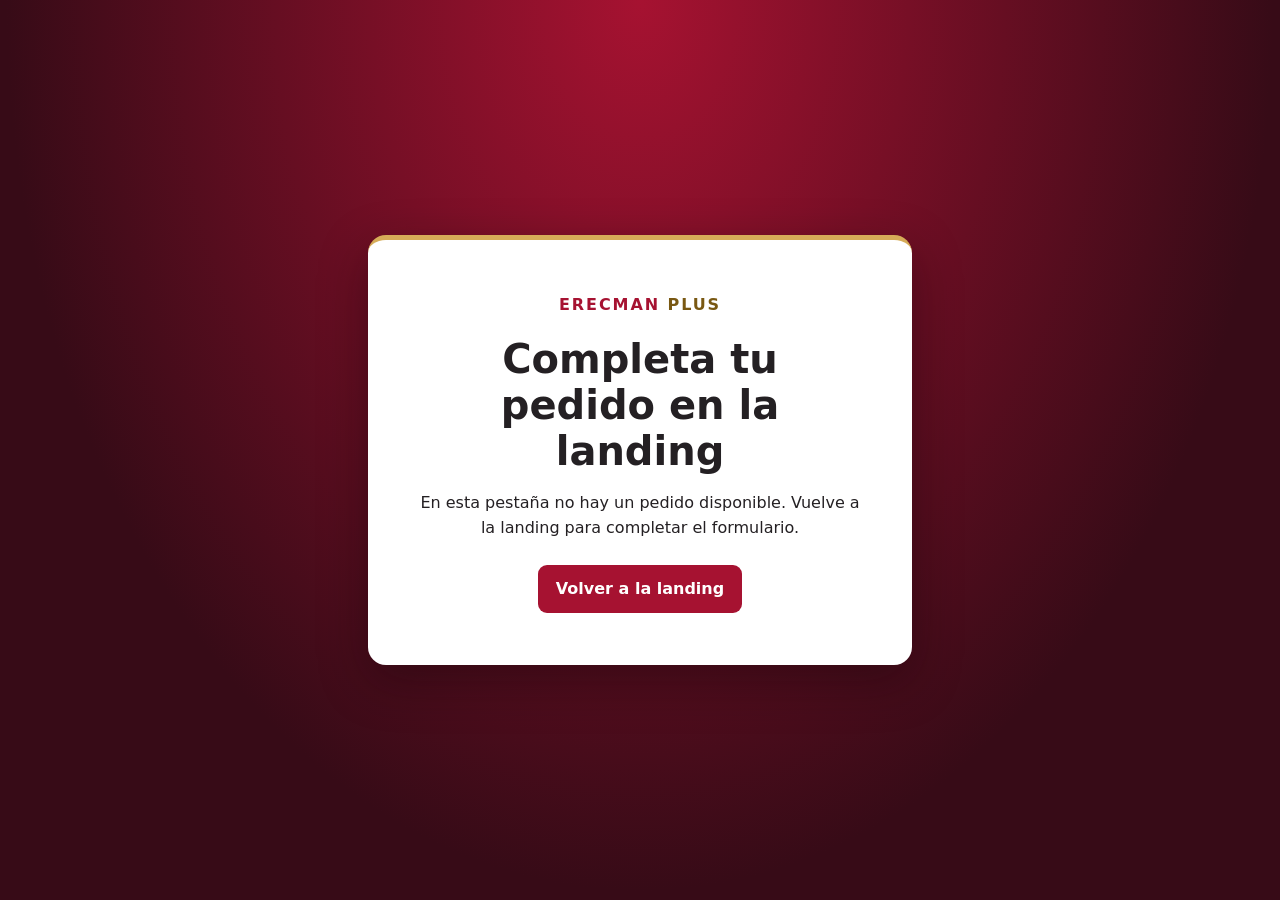
<file: gracias/index.html>
<!DOCTYPE html>
<html lang="es-PE">
<head>
    <script async src="https://www.googletagmanager.com/gtm.js?id=GTM-NLKVG5JR"></script>
    <script>
        window.dataLayer = window.dataLayer || [];
        function gtag(){dataLayer.push(arguments);}
        gtag('js', new Date());
    </script>
    <meta charset="UTF-8">
    <meta name="viewport" content="width=device-width, initial-scale=1.0">
    <meta name="robots" content="noindex">
    <meta name="referrer" content="same-origin">
    <title>Gracias por tus datos | Erecman Plus</title>
    <link rel="stylesheet" href="../css/gracias.css">
    <script defer src="../js/whatsapp-order.js?v=2026-11-17"></script>
    <script defer src="../js/gracias.js?v=2026-11-17-regreso"></script>
</head>
<body>
    <main class="thanks-card">
        <p class="thanks-brand">ERECMAN <span>PLUS</span></p>
        <section id="order-ready" hidden>
            <h1>¡Tu pedido está casi listo!</h1>
            <p id="whatsapp-status">Gracias por completar tus datos. En unos segundos te llevaremos a WhatsApp para que puedas enviar y confirmar tu pedido.</p>
            <span class="thanks-spinner" id="whatsapp-spinner" aria-hidden="true" hidden></span>
            <a class="thanks-action" id="continue-whatsapp">Continuar a WhatsApp</a>
        </section>
        <section id="no-order">
            <h1>Completa tu pedido en la landing</h1>
            <p>En esta pestaña no hay un pedido disponible. Vuelve a la landing para completar el formulario.</p>
            <a class="thanks-home" href="../">Volver a la landing</a>
        </section>
    </main>
</body>
</html>
</file>
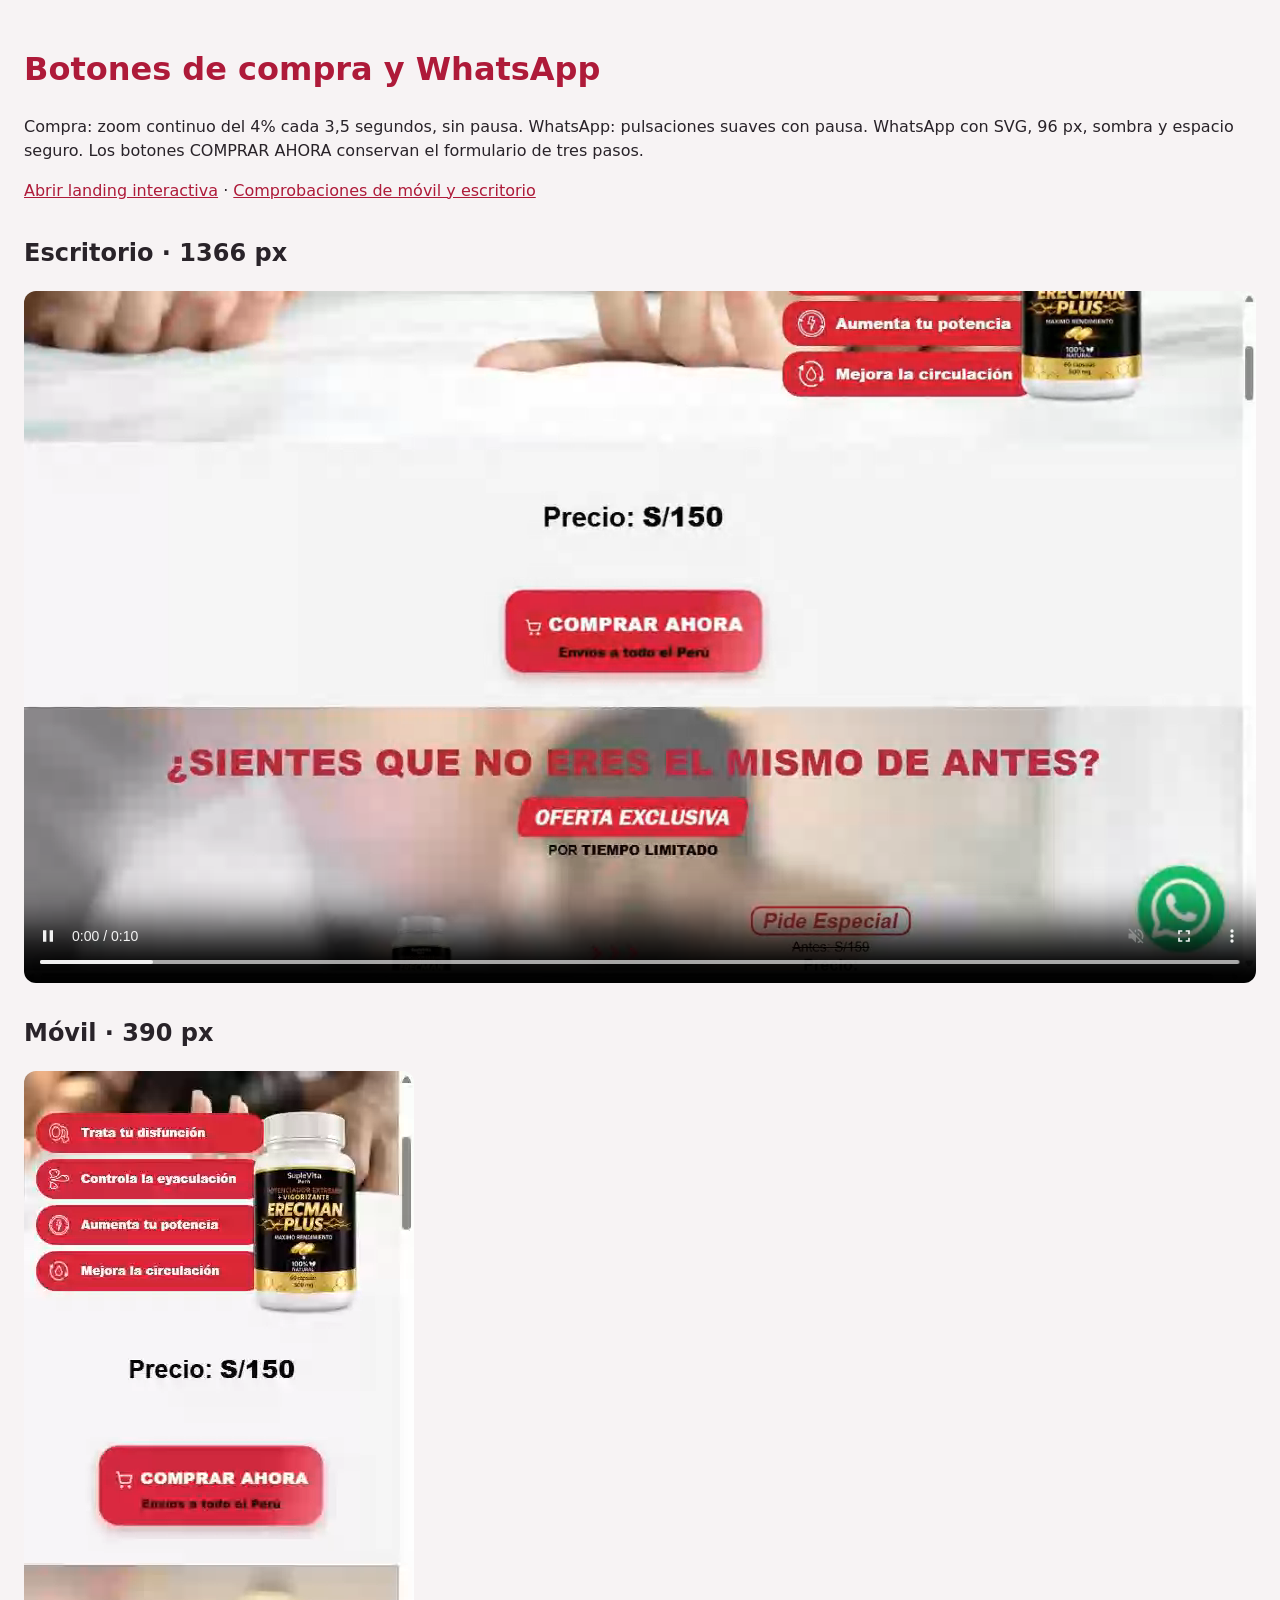
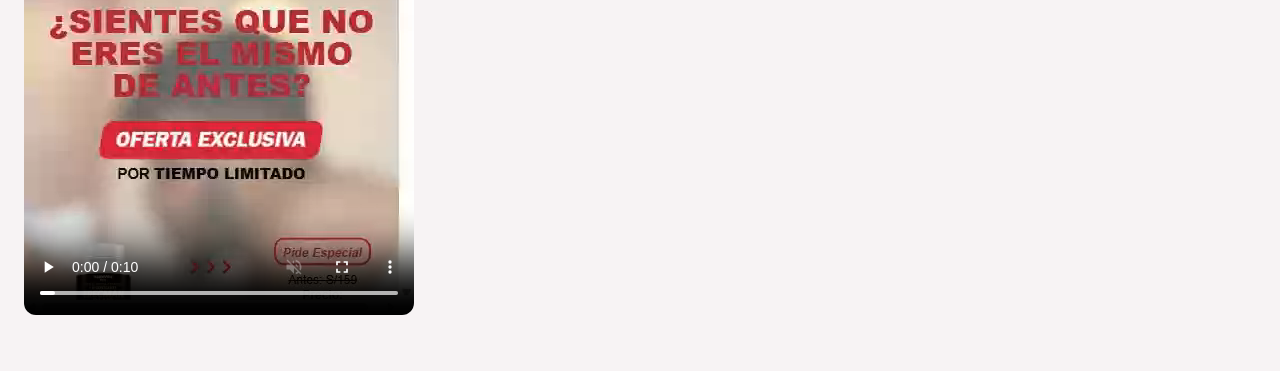
<file: qa/button-visibility/previsualizacion.html>
﻿<!doctype html><html lang="es"><meta charset="utf-8"><meta name="viewport" content="width=device-width,initial-scale=1"><title>Erecman Plus — botones de compra y WhatsApp</title><style>body{margin:0;padding:24px;background:#f7f3f4;font:16px/1.5 system-ui;color:#292329}main{max-width:1366px;margin:auto}h1{color:#ae1a39}a{color:#ae1a39}video{display:block;width:100%;border-radius:12px;background:#fff}article{margin:32px 0}.movil{max-width:390px}</style><main><h1>Botones de compra y WhatsApp</h1><p>Compra: zoom continuo del 4% cada 3,5 segundos, sin pausa. WhatsApp: pulsaciones suaves con pausa. WhatsApp con SVG, 96 px, sombra y espacio seguro. Los botones COMPRAR AHORA conservan el formulario de tres pasos.</p><p><a href="/" target="_blank">Abrir landing interactiva</a> · <a href="results.json">Comprobaciones de móvil y escritorio</a></p><article><h2>Escritorio · 1366 px</h2><video src="escritorio.webm" autoplay muted loop controls playsinline></video></article><article class="movil"><h2>Móvil · 390 px</h2><video src="movil.webm" autoplay muted loop controls playsinline></video></article></main></html>
</file>
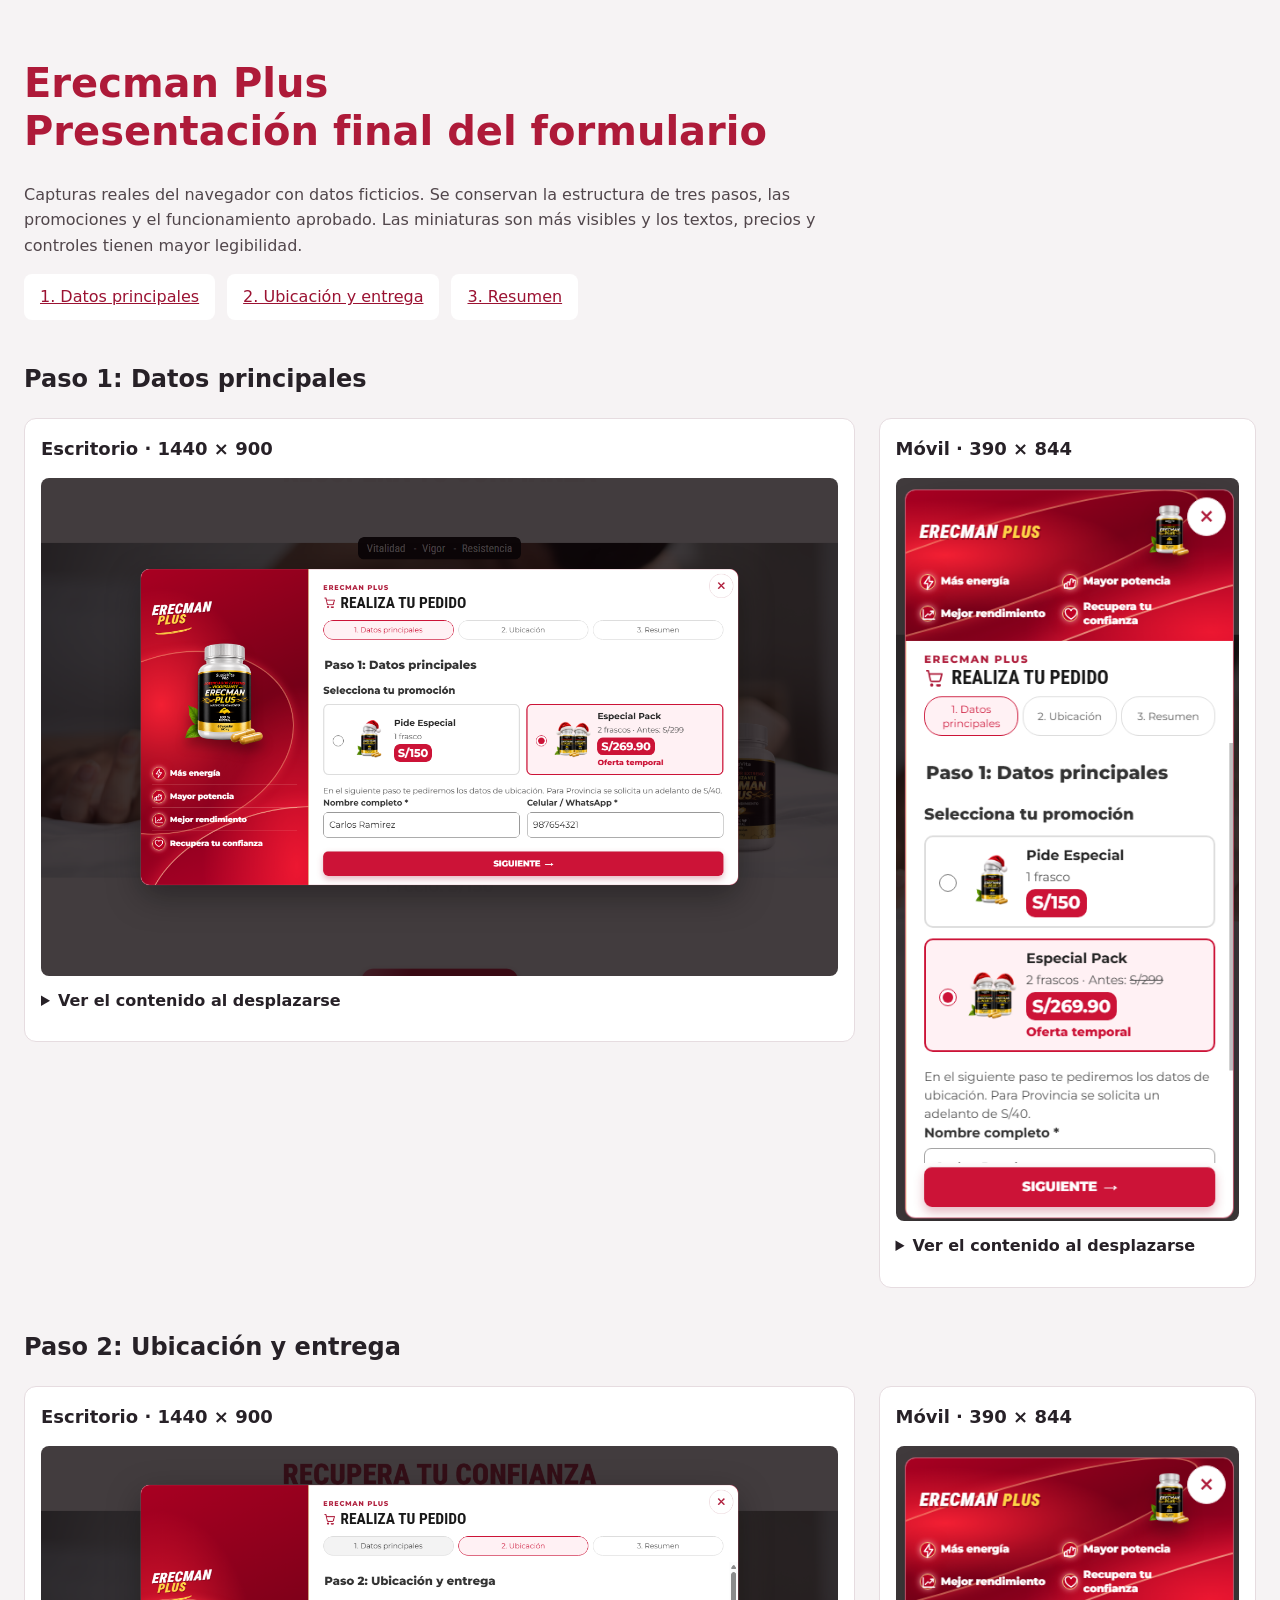
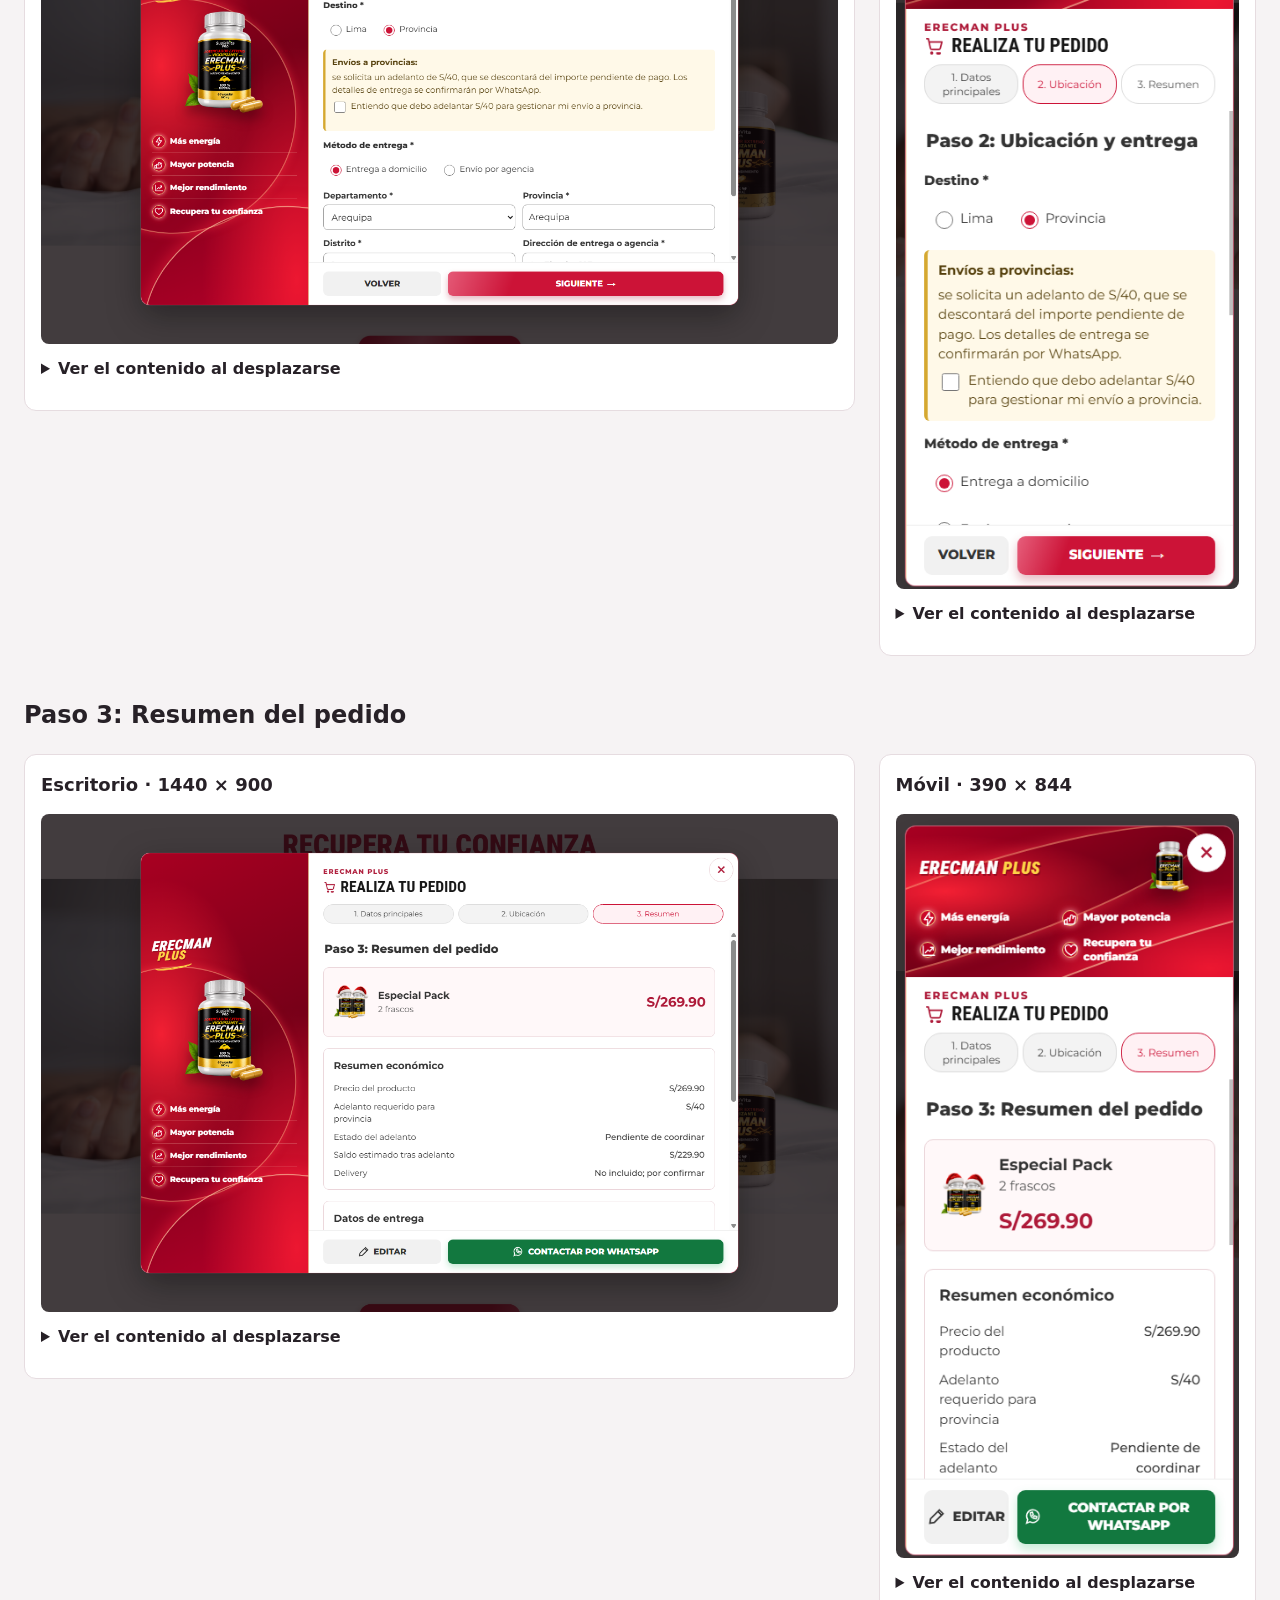
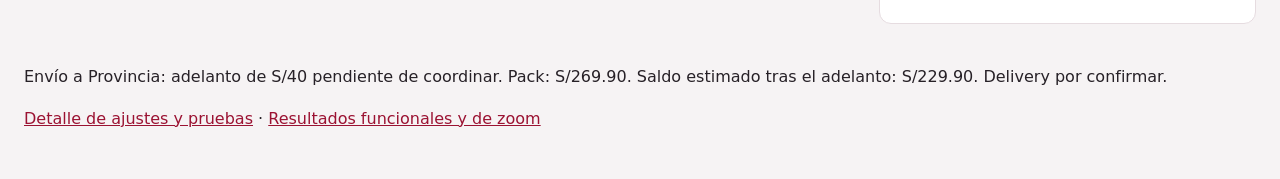
<file: qa/final-form/presentacion.html>
<!doctype html><html lang="es"><head><meta charset="utf-8"><meta name="viewport" content="width=device-width,initial-scale=1"><title>Erecman Plus · Presentación final del formulario</title><style>body{margin:0;background:#f6f3f4;color:#272127;font:16px/1.6 system-ui,sans-serif}main{max-width:1500px;margin:auto;padding:32px 24px}h1{font-size:clamp(26px,4vw,40px);line-height:1.2;color:#ae1a39}h2{margin-top:40px}nav{display:flex;flex-wrap:wrap;gap:12px}a{color:#9b1232}nav a{padding:10px 16px;background:#fff;border-radius:8px}.comparacion{display:grid;grid-template-columns:minmax(0,2.2fr) minmax(0,1fr);gap:24px;align-items:start}article{background:white;padding:16px;border:1px solid #e6dce0;border-radius:12px;min-width:0}h3{margin:0 0 14px;font-size:18px}img{display:block;width:100%;height:auto;border-radius:8px}summary{cursor:pointer;font-weight:600;padding:12px 0}details img{margin-top:16px}.nota{max-width:85ch;color:#51464b}footer{margin-top:40px}@media(max-width:760px){.comparacion{grid-template-columns:1fr}main{padding:24px 16px}}@media print{details{display:block}nav{display:none}article{break-inside:avoid}a{color:inherit}}</style></head><body><main><h1>Erecman Plus<br>Presentación final del formulario</h1><p class="nota">Capturas reales del navegador con datos ficticios. Se conservan la estructura de tres pasos, las promociones y el funcionamiento aprobado. Las miniaturas son más visibles y los textos, precios y controles tienen mayor legibilidad.</p><nav aria-label="Pasos del formulario"><a href="#paso-1">1. Datos principales</a><a href="#paso-2">2. Ubicación y entrega</a><a href="#paso-3">3. Resumen</a></nav><section id="paso-1"><h2>Paso 1: Datos principales</h2><div class="comparacion"><article><h3>Escritorio · 1440 × 900</h3><a href="presentacion-1440x900-step1.png" target="_blank"><img src="presentacion-1440x900-step1.png" alt="Paso 1: Datos principales en escritorio" loading="lazy"></a><details><summary>Ver el contenido al desplazarse</summary><p>El cuerpo tiene desplazamiento interno; los botones permanecen accesibles.</p><a href="presentacion-1440x900-step1-medio.png" target="_blank"><img src="presentacion-1440x900-step1-medio.png" alt="Zona central del paso 1" loading="lazy"></a><a href="presentacion-1440x900-step1-detalle.png" target="_blank"><img src="presentacion-1440x900-step1-detalle.png" alt="Zona inferior del paso 1" loading="lazy"></a></details></article><article><h3>Móvil · 390 × 844</h3><a href="presentacion-390x844-step1.png" target="_blank"><img src="presentacion-390x844-step1.png" alt="Paso 1: Datos principales en móvil" loading="lazy"></a><details><summary>Ver el contenido al desplazarse</summary><p>El cuerpo tiene desplazamiento interno; los botones permanecen accesibles.</p><a href="presentacion-390x844-step1-medio.png" target="_blank"><img src="presentacion-390x844-step1-medio.png" alt="Zona central del paso 1" loading="lazy"></a><a href="presentacion-390x844-step1-detalle.png" target="_blank"><img src="presentacion-390x844-step1-detalle.png" alt="Zona inferior del paso 1" loading="lazy"></a></details></article></div></section><section id="paso-2"><h2>Paso 2: Ubicación y entrega</h2><div class="comparacion"><article><h3>Escritorio · 1440 × 900</h3><a href="presentacion-1440x900-step2.png" target="_blank"><img src="presentacion-1440x900-step2.png" alt="Paso 2: Ubicación y entrega en escritorio" loading="lazy"></a><details><summary>Ver el contenido al desplazarse</summary><p>El cuerpo tiene desplazamiento interno; los botones permanecen accesibles.</p><a href="presentacion-1440x900-step2-medio.png" target="_blank"><img src="presentacion-1440x900-step2-medio.png" alt="Zona central del paso 2" loading="lazy"></a><a href="presentacion-1440x900-step2-detalle.png" target="_blank"><img src="presentacion-1440x900-step2-detalle.png" alt="Zona inferior del paso 2" loading="lazy"></a></details></article><article><h3>Móvil · 390 × 844</h3><a href="presentacion-390x844-step2.png" target="_blank"><img src="presentacion-390x844-step2.png" alt="Paso 2: Ubicación y entrega en móvil" loading="lazy"></a><details><summary>Ver el contenido al desplazarse</summary><p>El cuerpo tiene desplazamiento interno; los botones permanecen accesibles.</p><a href="presentacion-390x844-step2-medio.png" target="_blank"><img src="presentacion-390x844-step2-medio.png" alt="Zona central del paso 2" loading="lazy"></a><a href="presentacion-390x844-step2-detalle.png" target="_blank"><img src="presentacion-390x844-step2-detalle.png" alt="Zona inferior del paso 2" loading="lazy"></a></details></article></div></section><section id="paso-3"><h2>Paso 3: Resumen del pedido</h2><div class="comparacion"><article><h3>Escritorio · 1440 × 900</h3><a href="presentacion-1440x900-step3.png" target="_blank"><img src="presentacion-1440x900-step3.png" alt="Paso 3: Resumen del pedido en escritorio" loading="lazy"></a><details><summary>Ver el contenido al desplazarse</summary><p>El cuerpo tiene desplazamiento interno; los botones permanecen accesibles.</p><a href="presentacion-1440x900-step3-medio.png" target="_blank"><img src="presentacion-1440x900-step3-medio.png" alt="Zona central del paso 3" loading="lazy"></a><a href="presentacion-1440x900-step3-detalle.png" target="_blank"><img src="presentacion-1440x900-step3-detalle.png" alt="Zona inferior del paso 3" loading="lazy"></a></details></article><article><h3>Móvil · 390 × 844</h3><a href="presentacion-390x844-step3.png" target="_blank"><img src="presentacion-390x844-step3.png" alt="Paso 3: Resumen del pedido en móvil" loading="lazy"></a><details><summary>Ver el contenido al desplazarse</summary><p>El cuerpo tiene desplazamiento interno; los botones permanecen accesibles.</p><a href="presentacion-390x844-step3-medio.png" target="_blank"><img src="presentacion-390x844-step3-medio.png" alt="Zona central del paso 3" loading="lazy"></a><a href="presentacion-390x844-step3-detalle.png" target="_blank"><img src="presentacion-390x844-step3-detalle.png" alt="Zona inferior del paso 3" loading="lazy"></a></details></article></div></section><footer><p>Envío a Provincia: adelanto de S/40 pendiente de coordinar. Pack: S/269.90. Saldo estimado tras el adelanto: S/229.90. Delivery por confirmar.</p><p><a href="README.md">Detalle de ajustes y pruebas</a> · <a href="functional.json">Resultados funcionales y de zoom</a></p></footer></main></body></html>
</file>
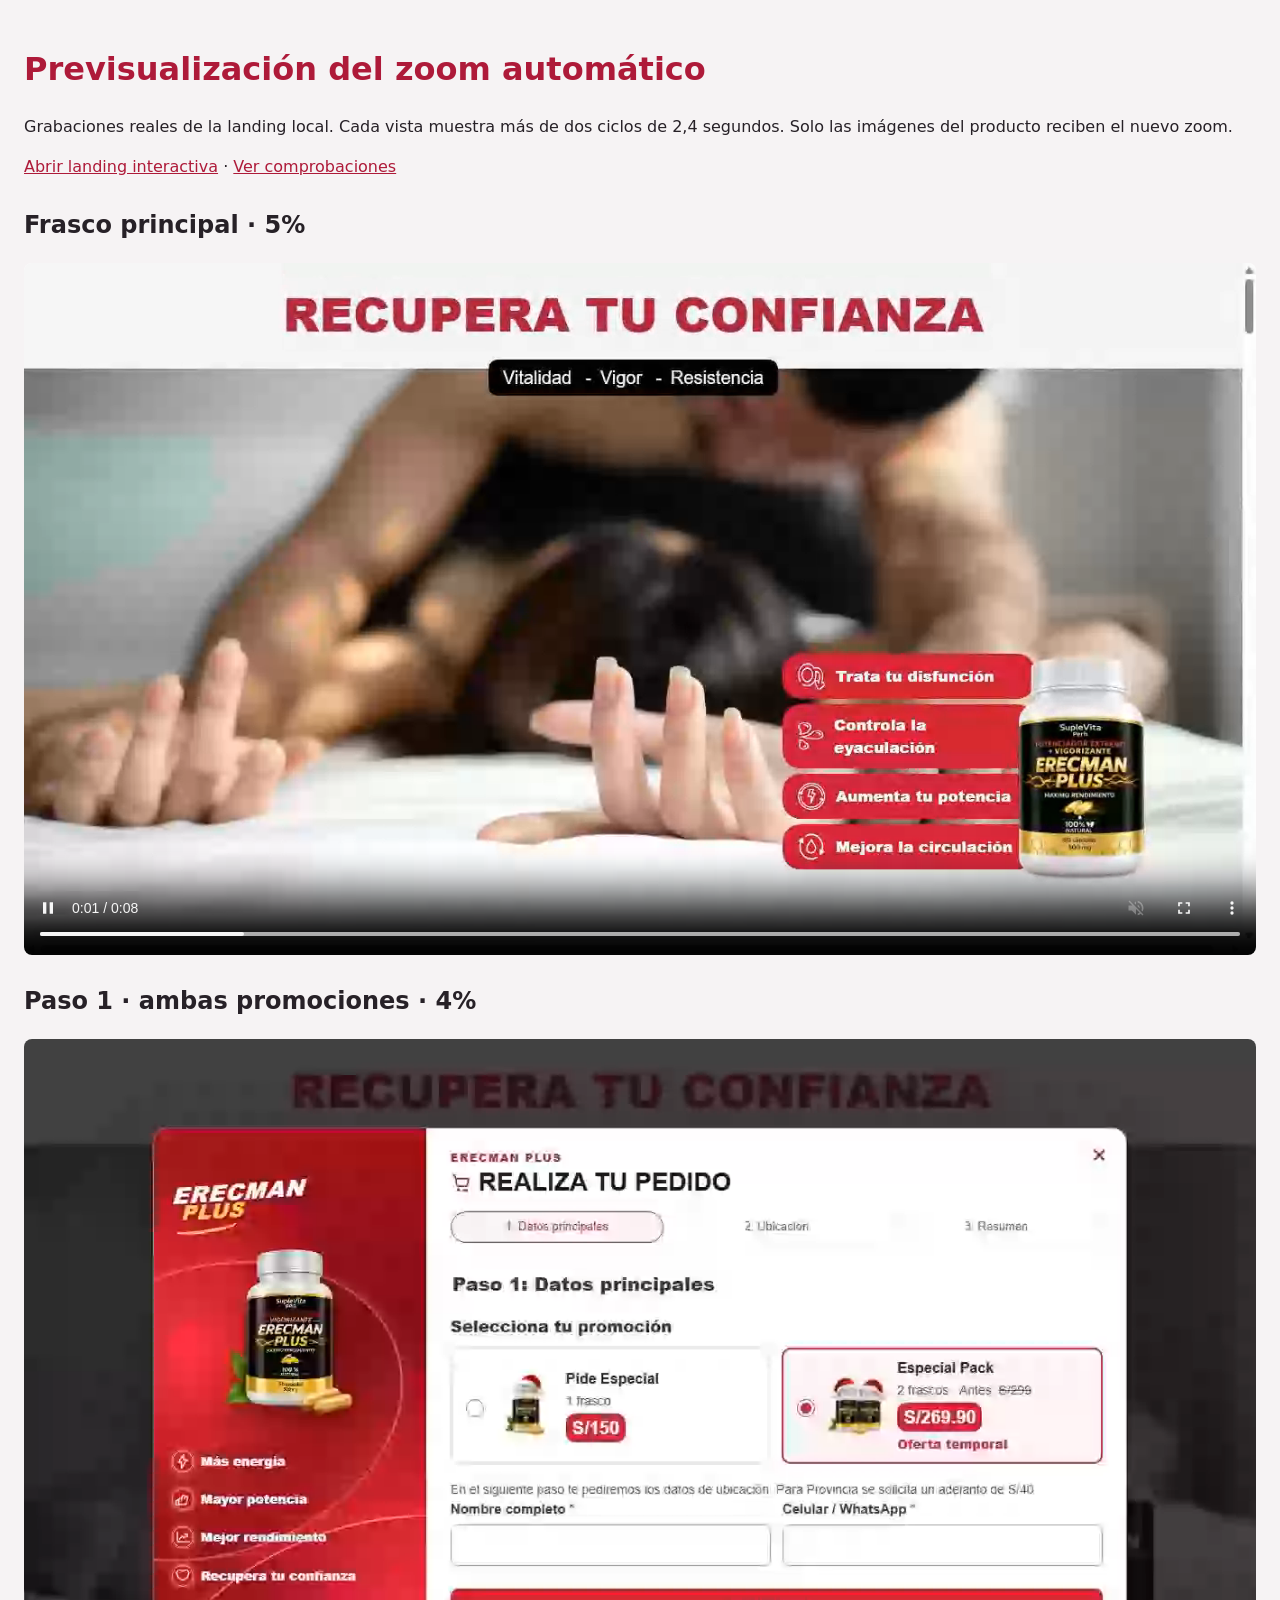
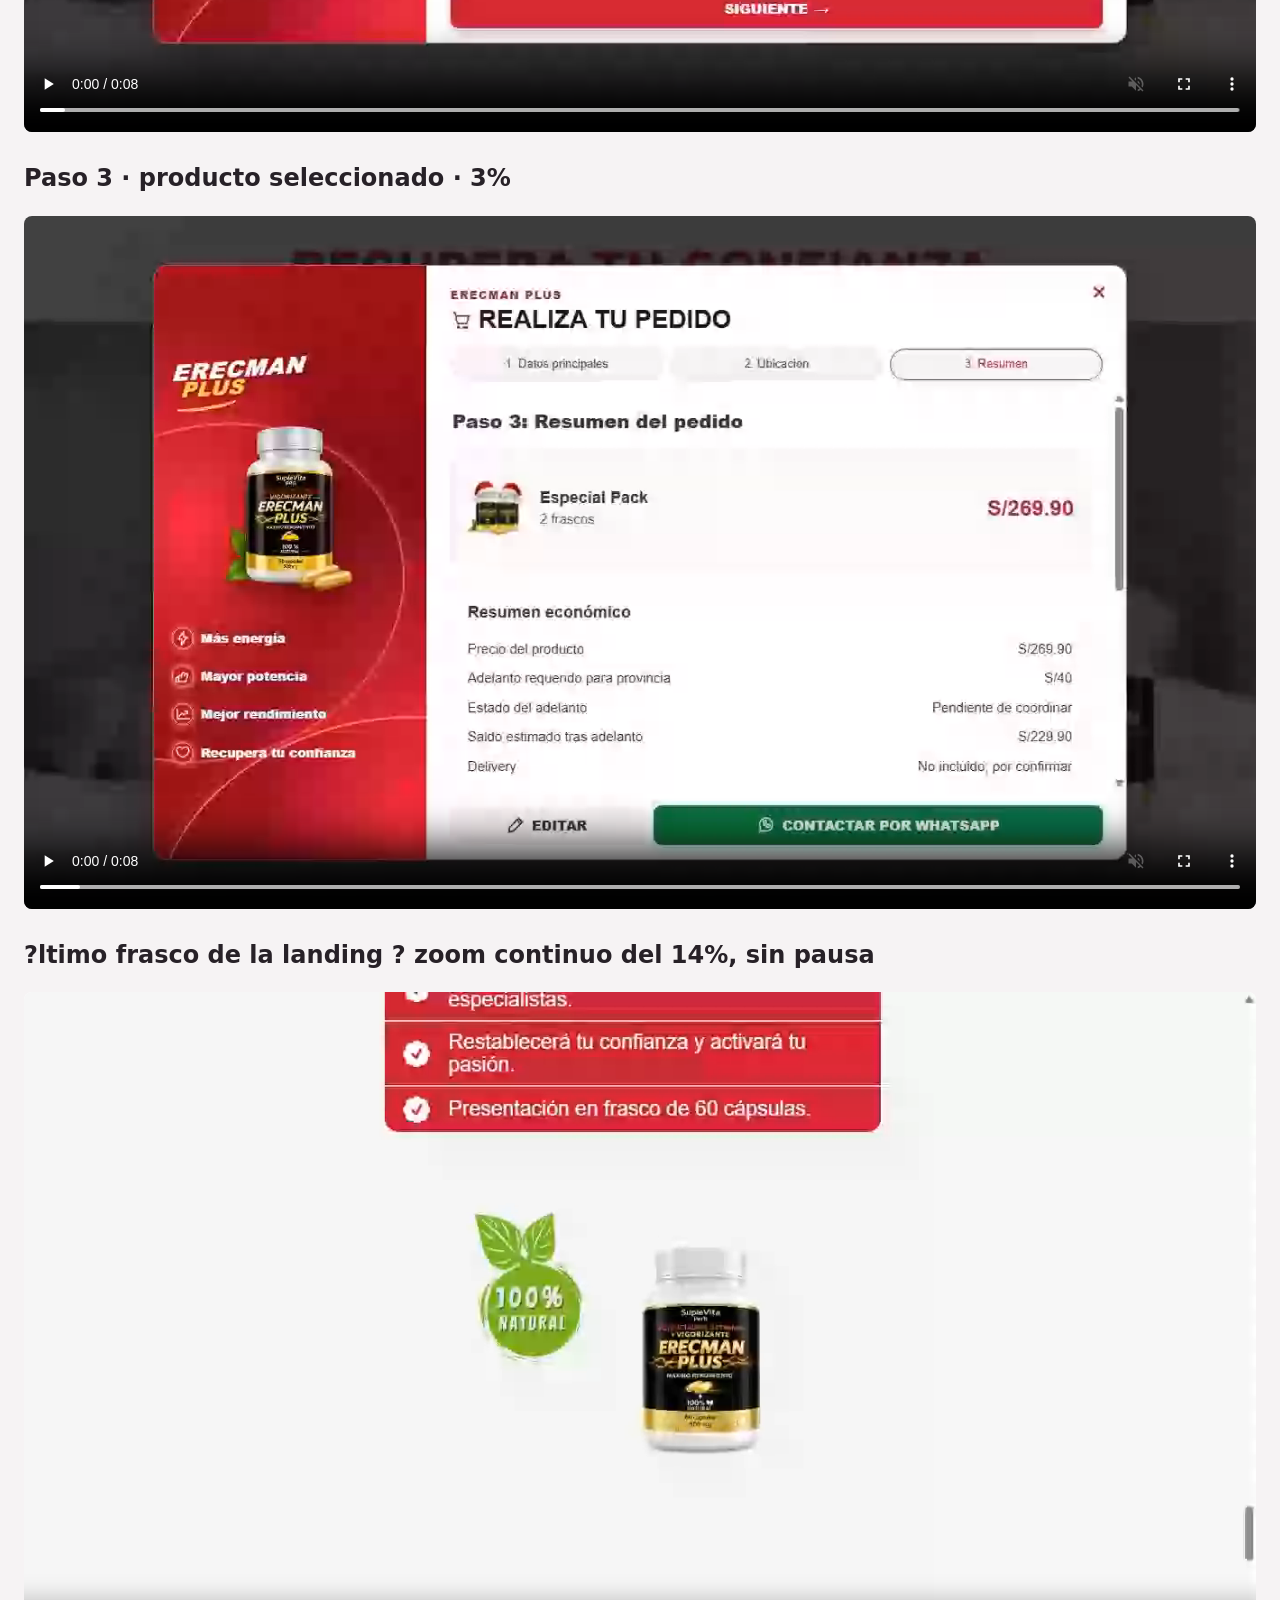
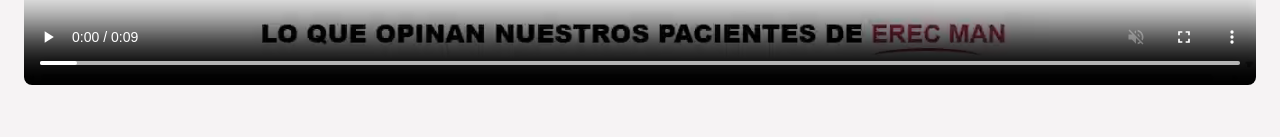
<file: qa/product-zoom/previsualizacion.html>
﻿<!doctype html><html lang="es"><meta charset="utf-8"><meta name="viewport" content="width=device-width, initial-scale=1"><title>Erecman Plus — previsualización del zoom</title><style>body{margin:0;padding:24px;background:#f6f3f4;color:#272127;font:16px/1.5 system-ui}main{max-width:1366px;margin:auto}h1{color:#ae1a39}video{display:block;width:100%;height:auto;background:#fff;border-radius:8px}article{margin:28px 0}a{color:#ae1a39}</style><main><h1>Previsualización del zoom automático</h1><p>Grabaciones reales de la landing local. Cada vista muestra más de dos ciclos de 2,4 segundos. Solo las imágenes del producto reciben el nuevo zoom.</p><p><a href="/" target="_blank">Abrir landing interactiva</a> · <a href="results.json">Ver comprobaciones</a></p><article><h2>Frasco principal · 5%</h2><video src="landing.webm" controls autoplay muted loop playsinline></video></article><article><h2>Paso 1 · ambas promociones · 4%</h2><video src="paso-1.webm" controls autoplay muted loop playsinline></video></article><article><h2>Paso 3 · producto seleccionado · 3%</h2><video src="paso-3.webm" controls autoplay muted loop playsinline></video></article><article><h2>?ltimo frasco de la landing ? zoom continuo del 14%, sin pausa</h2><video src="ultimo-frasco.webm?v=14" controls autoplay muted loop playsinline></video></article></main></html>
</file>
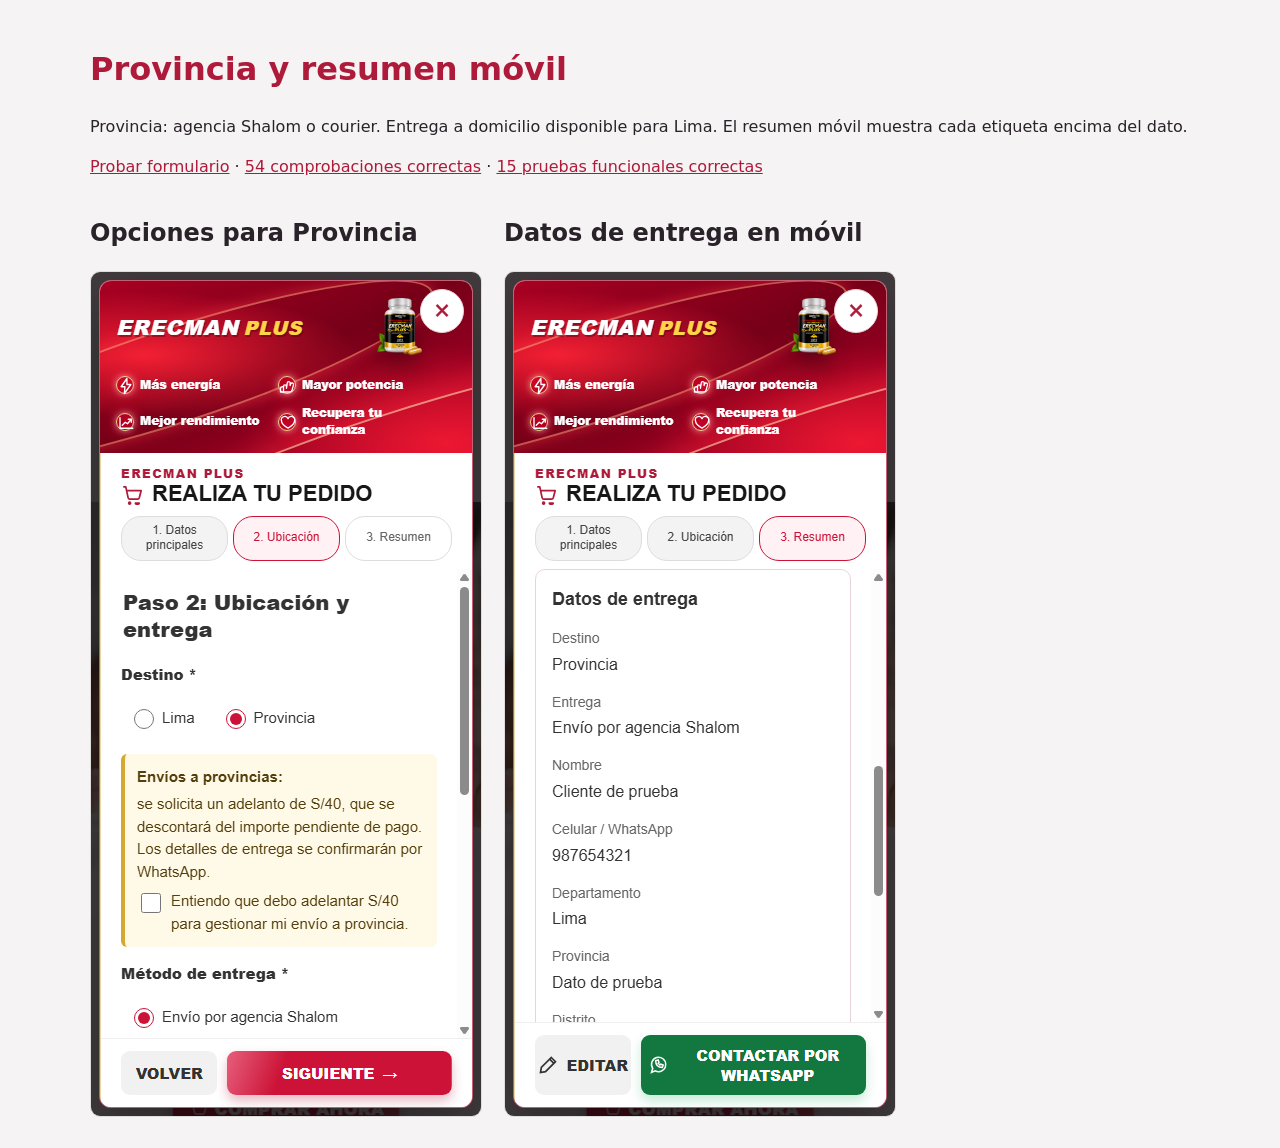
<file: qa/province-delivery/previsualizacion.html>
﻿<!doctype html><html lang="es"><meta charset="utf-8"><meta name="viewport" content="width=device-width,initial-scale=1"><title>Erecman Plus — entrega y resumen móvil</title><style>body{margin:0;padding:24px;background:#f6f3f4;color:#292329;font:16px/1.5 system-ui}main{max-width:1100px;margin:auto}h1,a{color:#ae1a39}.vistas{display:flex;flex-wrap:wrap;gap:24px}article{max-width:390px}img{width:100%;height:auto;border:1px solid #ddd;border-radius:10px}</style><main><h1>Provincia y resumen móvil</h1><p>Provincia: agencia Shalom o courier. Entrega a domicilio disponible para Lima. El resumen móvil muestra cada etiqueta encima del dato.</p><p><a href="/" target="_blank">Probar formulario</a> · <a href="results.json">54 comprobaciones correctas</a> · <a href="functional.json">15 pruebas funcionales correctas</a></p><div class="vistas"><article><h2>Opciones para Provincia</h2><img src="390-paso2.png" alt="Paso 2 en móvil: envío por agencia Shalom o courier"></article><article><h2>Datos de entrega en móvil</h2><img src="390-resumen.png" alt="Resumen móvil de entrega con etiquetas encima de los valores"></article></div></main></html>
</file>
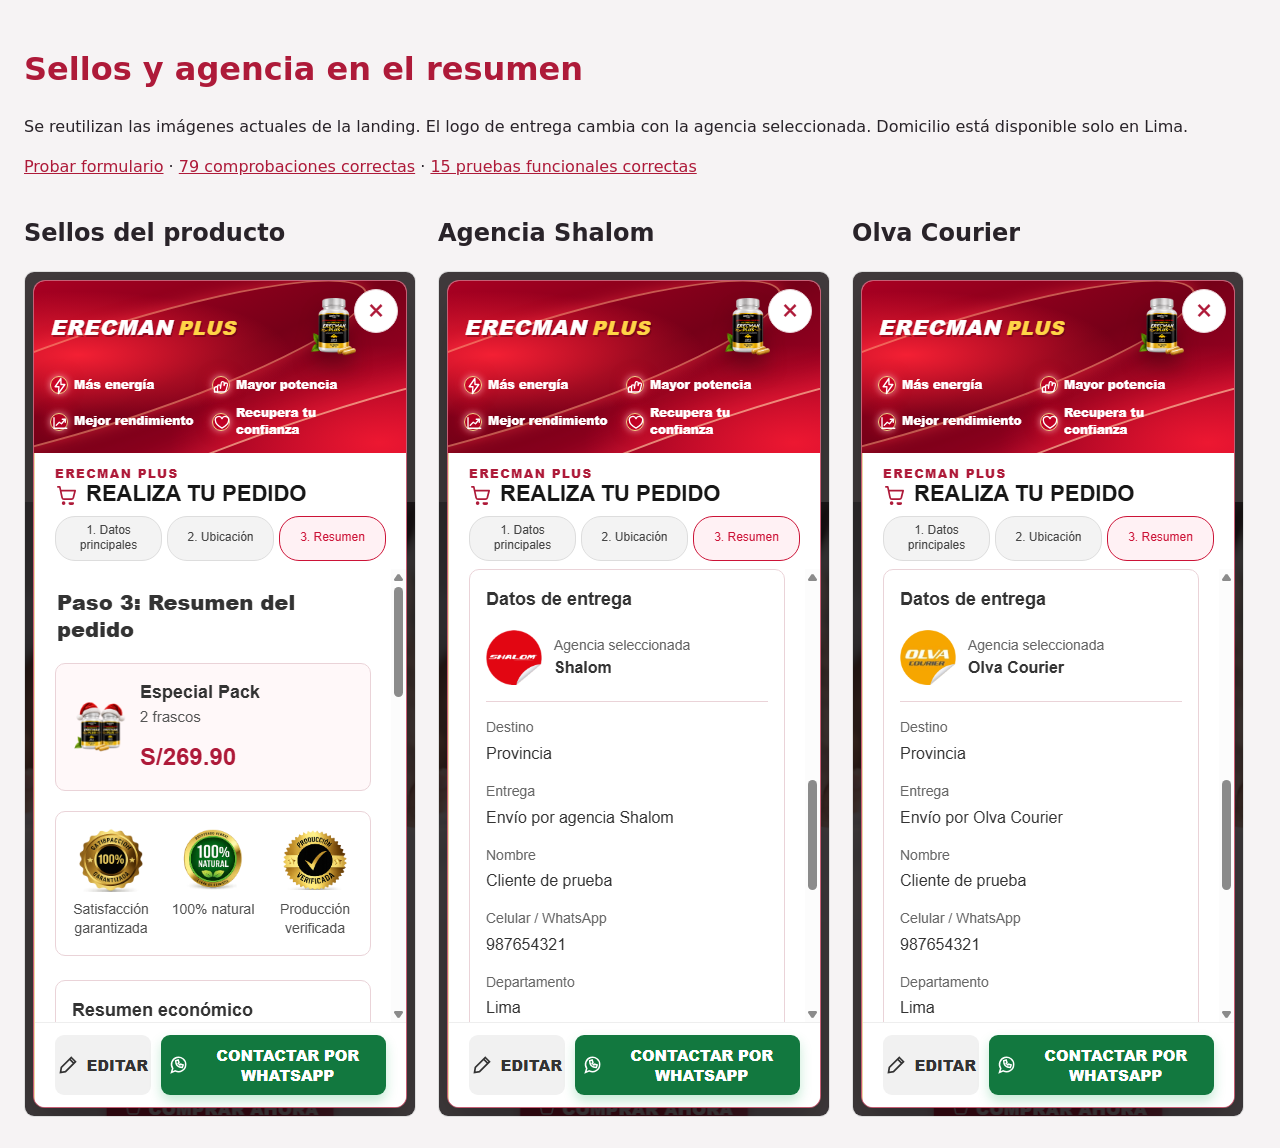
<file: qa/summary-badges/previsualizacion.html>
﻿<!doctype html><html lang="es"><meta charset="utf-8"><meta name="viewport" content="width=device-width,initial-scale=1"><title>Erecman Plus — sellos y agencia en el resumen</title><style>body{margin:0;padding:24px;background:#f6f3f4;color:#292329;font:16px/1.5 system-ui}main{max-width:1300px;margin:auto}h1,a{color:#ae1a39}.vistas{display:flex;flex-wrap:wrap;gap:24px}article{max-width:390px}img{width:100%;height:auto;border:1px solid #ddd;border-radius:10px}</style><main><h1>Sellos y agencia en el resumen</h1><p>Se reutilizan las imágenes actuales de la landing. El logo de entrega cambia con la agencia seleccionada. Domicilio está disponible solo en Lima.</p><p><a href="/" target="_blank">Probar formulario</a> · <a href="results.json">79 comprobaciones correctas</a> · <a href="functional.json">15 pruebas funcionales correctas</a></p><div class="vistas"><article><h2>Sellos del producto</h2><img src="390-sellos.png" alt="Resumen con satisfacción garantizada, 100% natural y producción verificada"></article><article><h2>Agencia Shalom</h2><img src="390-shalom-resumen.png" alt="Datos de entrega con logo y nombre de Shalom"></article><article><h2>Olva Courier</h2><img src="390-courier-resumen.png" alt="Datos de entrega con logo y nombre de Olva Courier"></article></div></main></html>
</file>
<file: css/gracias.css>
* { box-sizing: border-box; }
[hidden] { display: none !important; }

body {
    display: grid;
    min-height: 100vh;
    min-height: 100dvh;
    margin: 0;
    padding: 20px;
    place-items: center;
    background: radial-gradient(ellipse at top, #a61231, #370b17 70%);
    color: #242023;
    font: 1rem/1.6 system-ui, sans-serif;
}

.thanks-card {
    width: min(100%, 34rem);
    padding: clamp(24px, 7vw, 52px);
    border-top: 5px solid #d6ac58;
    border-radius: 18px;
    background: #fff;
    box-shadow: 0 16px 48px #14060b66;
    text-align: center;
}

.thanks-brand {
    margin: 0 0 18px;
    color: #a61231;
    font-weight: 800;
    letter-spacing: .12em;
}

.thanks-brand span { color: #795812; }
.thanks-card h1 { margin: 0; font-size: clamp(1.65rem, 6vw, 2.5rem); line-height: 1.15; }
.thanks-card section p { margin: 16px 0 24px; }
.thanks-action, .thanks-home {
    display: inline-flex;
    min-height: 48px;
    padding: 10px 18px;
    align-items: center;
    justify-content: center;
    border-radius: 9px;
    color: #fff;
    font-weight: 700;
    text-decoration: none;
}
.thanks-action { background: #08743b; }
.thanks-action:hover { background: #055c2e; }
.thanks-home { background: #a61231; }
.thanks-card a:focus-visible { outline: 3px solid #a61231; outline-offset: 4px; }

.thanks-spinner {
    display: block;
    width: 28px;
    height: 28px;
    margin: 0 auto 20px;
    border: 3px solid #eddee1;
    border-top-color: #a61231;
    border-radius: 50%;
    animation: thanks-spin .8s linear infinite;
}
@keyframes thanks-spin { to { transform: rotate(360deg); } }
@media (prefers-reduced-motion: reduce) {
    .thanks-spinner { animation: none; }
}
</file>
